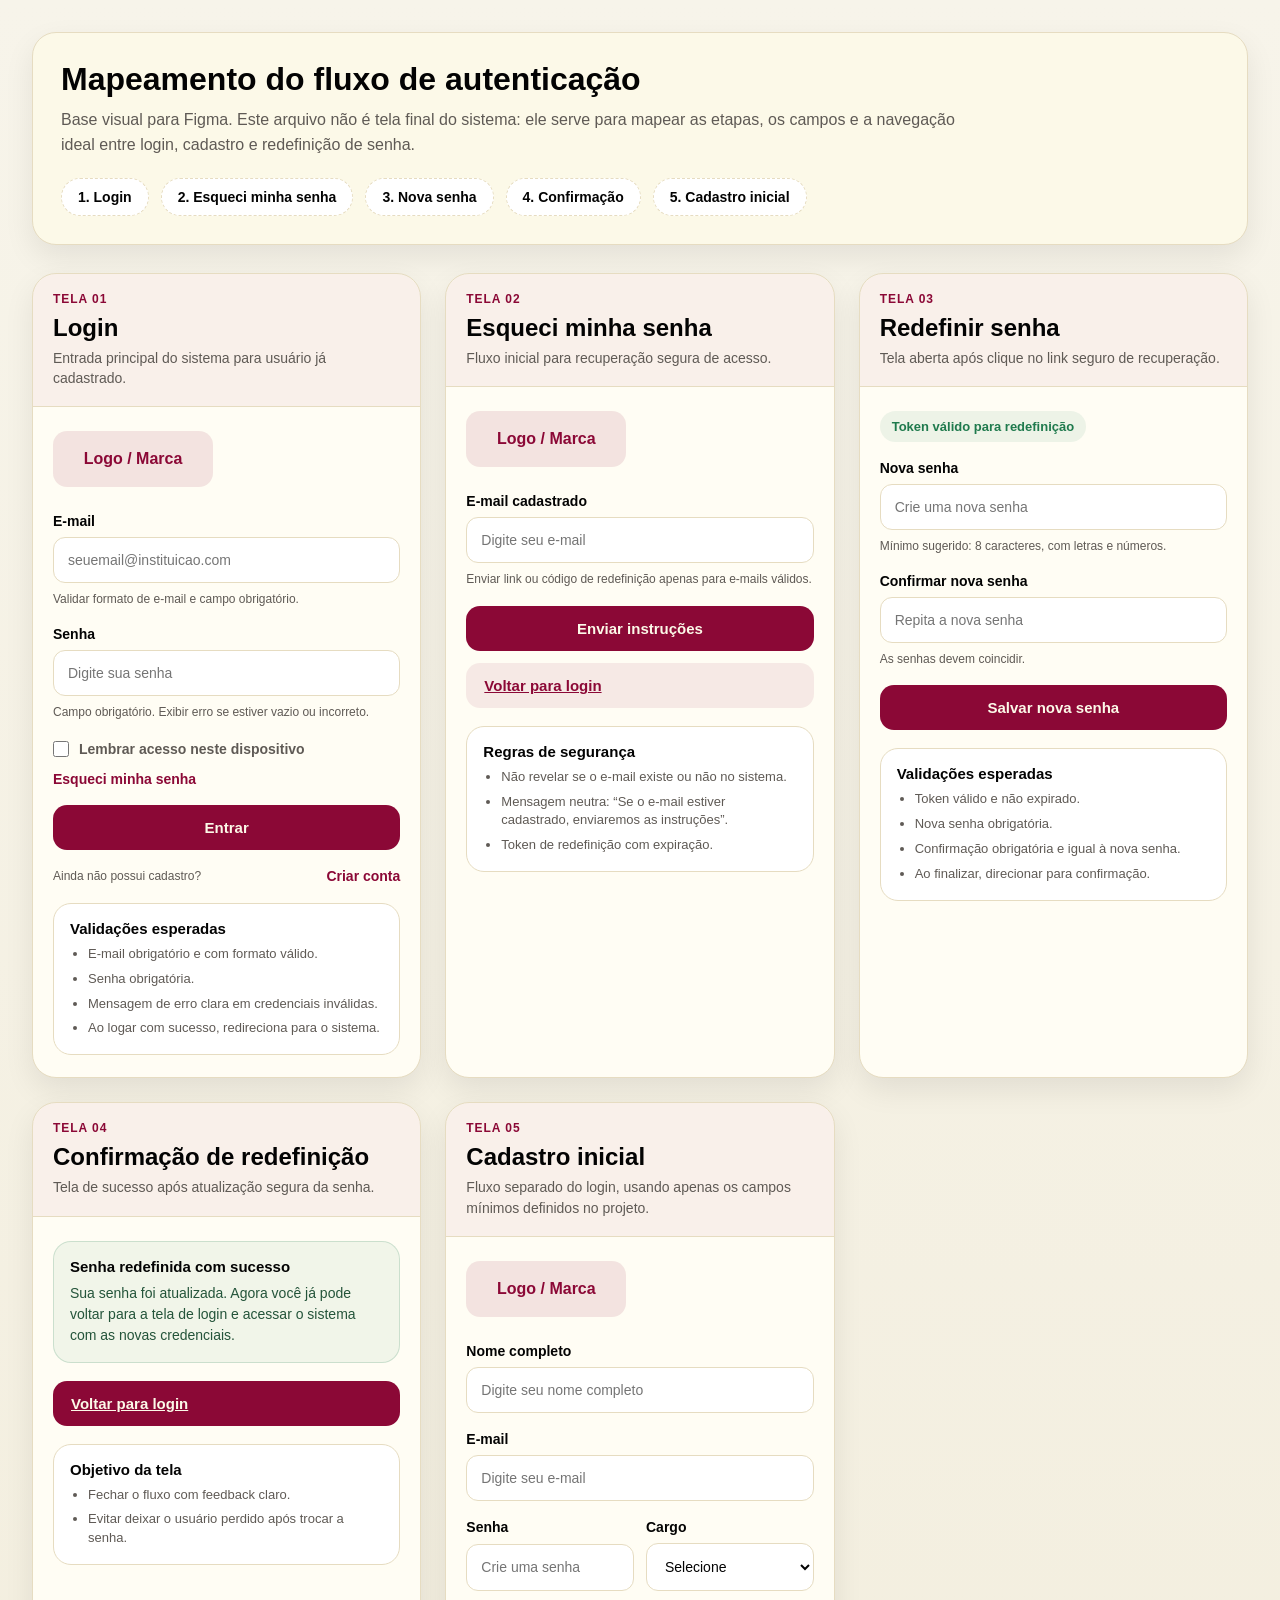
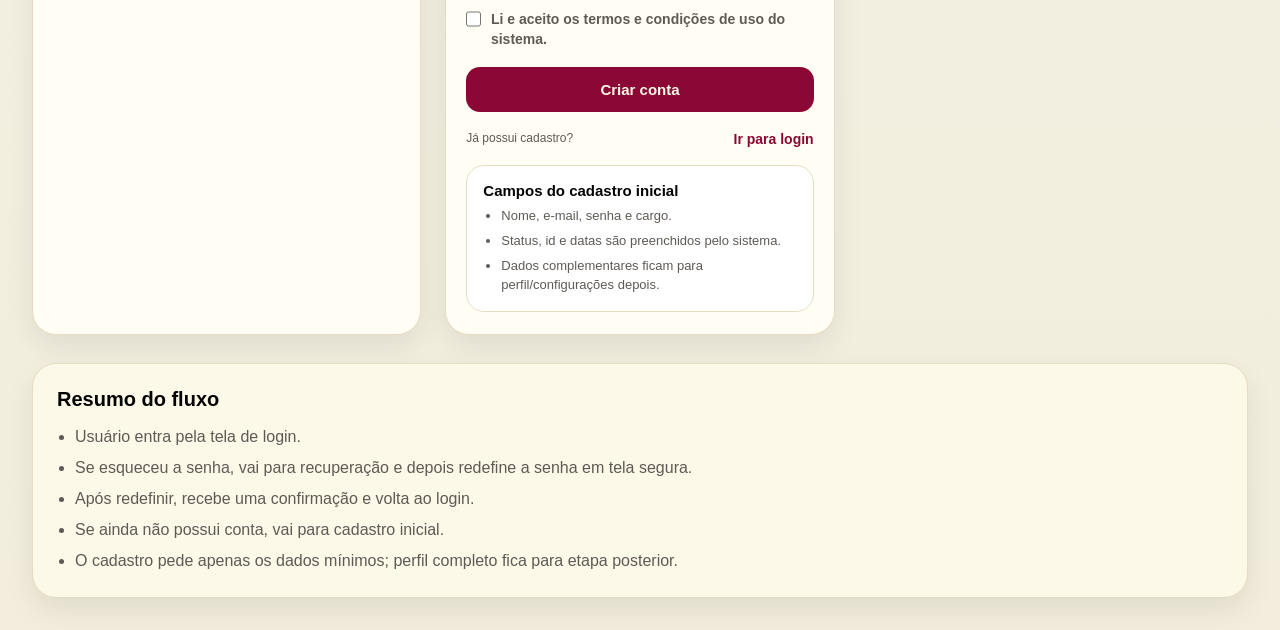
<file: pages/index.html 03-41-24-179.html>
<!DOCTYPE html>
<html lang="pt-BR">
<head>
  <meta charset="UTF-8" />
  <meta name="viewport" content="width=device-width, initial-scale=1.0" />
  <title>Mapeamento de Fluxo — Login, Cadastro e Redefinição</title>
  <style>
    :root {
      --bg: #f7f4ea;
      --surface: #fcf9e8;
      --surface-2: #fffdf4;
      --primary: #8b0836;
      --primary-soft: #b64a6f;
      --text: #030303;
      --text-soft: #5f5a55;
      --border: #e6dcc1;
      --success: #1f7a4d;
      --warning: #b56a00;
      --radius: 18px;
      --radius-sm: 12px;
      --shadow: 0 12px 30px rgba(0, 0, 0, 0.08);
      --space-1: 8px;
      --space-2: 12px;
      --space-3: 16px;
      --space-4: 20px;
      --space-5: 24px;
      --space-6: 32px;
      --space-7: 40px;
      --font: Outfit, Inter, Arial, sans-serif;
    }

    * {
      box-sizing: border-box;
      margin: 0;
      padding: 0;
    }

    body {
      font-family: var(--font);
      background: linear-gradient(180deg, var(--bg) 0%, #f2eddc 100%);
      color: var(--text);
      padding: 32px;
    }

    .page {
      max-width: 1440px;
      margin: 0 auto;
      display: grid;
      gap: 28px;
    }

    .hero {
      background: var(--surface);
      border: 1px solid var(--border);
      border-radius: 24px;
      padding: 28px;
      box-shadow: var(--shadow);
    }

    .hero h1 {
      font-size: 32px;
      margin-bottom: 10px;
    }

    .hero p {
      color: var(--text-soft);
      line-height: 1.55;
      max-width: 900px;
    }

    .flow-bar {
      display: flex;
      flex-wrap: wrap;
      gap: 12px;
      margin-top: 20px;
    }

    .flow-step {
      background: #fff;
      border: 1px dashed var(--border);
      border-radius: 999px;
      padding: 10px 16px;
      font-size: 14px;
      font-weight: 600;
    }

    .grid {
      display: grid;
      grid-template-columns: repeat(auto-fit, minmax(320px, 1fr));
      gap: 24px;
    }

    .screen {
      background: var(--surface-2);
      border: 1px solid var(--border);
      border-radius: 24px;
      box-shadow: var(--shadow);
      overflow: hidden;
      display: flex;
      flex-direction: column;
      min-height: 760px;
    }

    .screen__top {
      padding: 18px 20px;
      background: rgba(139, 8, 54, 0.05);
      border-bottom: 1px solid var(--border);
    }

    .screen__eyebrow {
      font-size: 12px;
      letter-spacing: 0.08em;
      text-transform: uppercase;
      color: var(--primary);
      font-weight: 700;
      margin-bottom: 8px;
    }

    .screen__title {
      font-size: 24px;
      font-weight: 700;
      margin-bottom: 6px;
    }

    .screen__subtitle {
      color: var(--text-soft);
      line-height: 1.45;
      font-size: 14px;
    }

    .screen__body {
      padding: 24px 20px 22px;
      display: flex;
      flex-direction: column;
      gap: 18px;
      flex: 1;
    }

    .logo-placeholder {
      width: 160px;
      height: 56px;
      border-radius: 14px;
      background: rgba(139, 8, 54, 0.1);
      color: var(--primary);
      display: inline-flex;
      align-items: center;
      justify-content: center;
      font-weight: 700;
      margin-bottom: 8px;
    }

    .form-group {
      display: grid;
      gap: 8px;
    }

    .form-row {
      display: grid;
      grid-template-columns: 1fr 1fr;
      gap: 12px;
    }

    label {
      font-size: 14px;
      font-weight: 600;
    }

    input,
    select,
    textarea {
      width: 100%;
      border: 1px solid var(--border);
      background: #fff;
      border-radius: var(--radius-sm);
      padding: 14px 14px;
      font-size: 14px;
      color: var(--text);
      outline: none;
    }

    textarea {
      min-height: 92px;
      resize: vertical;
    }

    .input-help {
      font-size: 12px;
      color: var(--text-soft);
      line-height: 1.4;
    }

    .link-row,
    .footer-links {
      display: flex;
      justify-content: space-between;
      gap: 12px;
      flex-wrap: wrap;
      align-items: center;
    }

    .text-link {
      color: var(--primary);
      font-size: 14px;
      font-weight: 600;
      text-decoration: none;
      cursor: pointer;
    }

    .text-link:hover {
      text-decoration: underline;
    }

    .checkbox {
      display: flex;
      align-items: flex-start;
      gap: 10px;
      font-size: 14px;
      color: var(--text-soft);
      line-height: 1.45;
    }

    .checkbox input {
      width: 16px;
      height: 16px;
      margin-top: 2px;
    }

    .btn {
      border: 0;
      border-radius: 14px;
      padding: 14px 18px;
      font-size: 15px;
      font-weight: 700;
      cursor: pointer;
    }

    .btn--primary {
      background: var(--primary);
      color: var(--surface);
    }

    .btn--secondary {
      background: rgba(139, 8, 54, 0.08);
      color: var(--primary);
    }

    .btn-row {
      display: grid;
      grid-template-columns: 1fr;
      gap: 12px;
    }

    .card-note,
    .success-card,
    .security-card {
      border: 1px solid var(--border);
      background: #fff;
      border-radius: 18px;
      padding: 16px;
    }

    .card-note h4,
    .security-card h4,
    .success-card h4 {
      font-size: 15px;
      margin-bottom: 8px;
    }

    .card-note ul,
    .security-card ul {
      padding-left: 18px;
      display: grid;
      gap: 6px;
      color: var(--text-soft);
      font-size: 13px;
      line-height: 1.45;
    }

    .success-card {
      background: rgba(31, 122, 77, 0.06);
      border-color: rgba(31, 122, 77, 0.18);
    }

    .success-card p {
      color: #24543a;
      line-height: 1.5;
      font-size: 14px;
    }

    .pill {
      display: inline-flex;
      align-items: center;
      gap: 8px;
      width: fit-content;
      background: rgba(31, 122, 77, 0.08);
      color: var(--success);
      padding: 8px 12px;
      border-radius: 999px;
      font-size: 13px;
      font-weight: 700;
    }

    .map-footer {
      background: var(--surface);
      border: 1px solid var(--border);
      border-radius: 24px;
      padding: 24px;
      box-shadow: var(--shadow);
    }

    .map-footer h3 {
      margin-bottom: 14px;
      font-size: 20px;
    }

    .map-footer ul {
      padding-left: 18px;
      display: grid;
      gap: 8px;
      color: var(--text-soft);
      line-height: 1.45;
    }

    @media (max-width: 768px) {
      body {
        padding: 18px;
      }

      .hero h1 {
        font-size: 26px;
      }

      .form-row {
        grid-template-columns: 1fr;
      }

      .screen {
        min-height: auto;
      }
    }
  </style>
</head>
<body>
  <main class="page">
    <section class="hero">
      <h1>Mapeamento do fluxo de autenticação</h1>
      <p>
        Base visual para Figma. Este arquivo não é tela final do sistema: ele serve para mapear as etapas,
        os campos e a navegação ideal entre login, cadastro e redefinição de senha.
      </p>

      <div class="flow-bar">
        <span class="flow-step">1. Login</span>
        <span class="flow-step">2. Esqueci minha senha</span>
        <span class="flow-step">3. Nova senha</span>
        <span class="flow-step">4. Confirmação</span>
        <span class="flow-step">5. Cadastro inicial</span>
      </div>
    </section>

    <section class="grid">
      <article class="screen" id="screen-login">
        <div class="screen__top">
          <p class="screen__eyebrow">Tela 01</p>
          <h2 class="screen__title">Login</h2>
          <p class="screen__subtitle">Entrada principal do sistema para usuário já cadastrado.</p>
        </div>
        <div class="screen__body">
          <div class="logo-placeholder">Logo / Marca</div>

          <div class="form-group">
            <label for="login-email">E-mail</label>
            <input id="login-email" type="email" placeholder="seuemail@instituicao.com" />
            <span class="input-help">Validar formato de e-mail e campo obrigatório.</span>
          </div>

          <div class="form-group">
            <label for="login-password">Senha</label>
            <input id="login-password" type="password" placeholder="Digite sua senha" />
            <span class="input-help">Campo obrigatório. Exibir erro se estiver vazio ou incorreto.</span>
          </div>

          <div class="link-row">
            <label class="checkbox">
              <input type="checkbox" />
              <span>Lembrar acesso neste dispositivo</span>
            </label>
            <a class="text-link" href="#screen-forgot">Esqueci minha senha</a>
          </div>

          <div class="btn-row">
            <button class="btn btn--primary" data-action="login">Entrar</button>
          </div>

          <div class="footer-links">
            <span class="input-help">Ainda não possui cadastro?</span>
            <a class="text-link" href="#screen-register">Criar conta</a>
          </div>

          <div class="card-note">
            <h4>Validações esperadas</h4>
            <ul>
              <li>E-mail obrigatório e com formato válido.</li>
              <li>Senha obrigatória.</li>
              <li>Mensagem de erro clara em credenciais inválidas.</li>
              <li>Ao logar com sucesso, redireciona para o sistema.</li>
            </ul>
          </div>
        </div>
      </article>

      <article class="screen" id="screen-forgot">
        <div class="screen__top">
          <p class="screen__eyebrow">Tela 02</p>
          <h2 class="screen__title">Esqueci minha senha</h2>
          <p class="screen__subtitle">Fluxo inicial para recuperação segura de acesso.</p>
        </div>
        <div class="screen__body">
          <div class="logo-placeholder">Logo / Marca</div>

          <div class="form-group">
            <label for="forgot-email">E-mail cadastrado</label>
            <input id="forgot-email" type="email" placeholder="Digite seu e-mail" />
            <span class="input-help">Enviar link ou código de redefinição apenas para e-mails válidos.</span>
          </div>

          <div class="btn-row">
            <button class="btn btn--primary" data-action="send-reset">Enviar instruções</button>
            <a class="btn btn--secondary" href="#screen-login">Voltar para login</a>
          </div>

          <div class="security-card">
            <h4>Regras de segurança</h4>
            <ul>
              <li>Não revelar se o e-mail existe ou não no sistema.</li>
              <li>Mensagem neutra: “Se o e-mail estiver cadastrado, enviaremos as instruções”.</li>
              <li>Token de redefinição com expiração.</li>
            </ul>
          </div>
        </div>
      </article>

      <article class="screen" id="screen-reset">
        <div class="screen__top">
          <p class="screen__eyebrow">Tela 03</p>
          <h2 class="screen__title">Redefinir senha</h2>
          <p class="screen__subtitle">Tela aberta após clique no link seguro de recuperação.</p>
        </div>
        <div class="screen__body">
          <div class="pill">Token válido para redefinição</div>

          <div class="form-group">
            <label for="new-password">Nova senha</label>
            <input id="new-password" type="password" placeholder="Crie uma nova senha" />
            <span class="input-help">Mínimo sugerido: 8 caracteres, com letras e números.</span>
          </div>

          <div class="form-group">
            <label for="confirm-password">Confirmar nova senha</label>
            <input id="confirm-password" type="password" placeholder="Repita a nova senha" />
            <span class="input-help">As senhas devem coincidir.</span>
          </div>

          <div class="btn-row">
            <button class="btn btn--primary" data-action="reset-password">Salvar nova senha</button>
          </div>

          <div class="card-note">
            <h4>Validações esperadas</h4>
            <ul>
              <li>Token válido e não expirado.</li>
              <li>Nova senha obrigatória.</li>
              <li>Confirmação obrigatória e igual à nova senha.</li>
              <li>Ao finalizar, direcionar para confirmação.</li>
            </ul>
          </div>
        </div>
      </article>

      <article class="screen" id="screen-confirmation">
        <div class="screen__top">
          <p class="screen__eyebrow">Tela 04</p>
          <h2 class="screen__title">Confirmação de redefinição</h2>
          <p class="screen__subtitle">Tela de sucesso após atualização segura da senha.</p>
        </div>
        <div class="screen__body">
          <div class="success-card">
            <h4>Senha redefinida com sucesso</h4>
            <p>
              Sua senha foi atualizada. Agora você já pode voltar para a tela de login
              e acessar o sistema com as novas credenciais.
            </p>
          </div>

          <div class="btn-row">
            <a class="btn btn--primary" href="#screen-login">Voltar para login</a>
          </div>

          <div class="card-note">
            <h4>Objetivo da tela</h4>
            <ul>
              <li>Fechar o fluxo com feedback claro.</li>
              <li>Evitar deixar o usuário perdido após trocar a senha.</li>
            </ul>
          </div>
        </div>
      </article>

      <article class="screen" id="screen-register">
        <div class="screen__top">
          <p class="screen__eyebrow">Tela 05</p>
          <h2 class="screen__title">Cadastro inicial</h2>
          <p class="screen__subtitle">Fluxo separado do login, usando apenas os campos mínimos definidos no projeto.</p>
        </div>
        <div class="screen__body">
          <div class="logo-placeholder">Logo / Marca</div>

          <div class="form-group">
            <label for="register-name">Nome completo</label>
            <input id="register-name" type="text" placeholder="Digite seu nome completo" />
          </div>

          <div class="form-group">
            <label for="register-email">E-mail</label>
            <input id="register-email" type="email" placeholder="Digite seu e-mail" />
          </div>

          <div class="form-row">
            <div class="form-group">
              <label for="register-password">Senha</label>
              <input id="register-password" type="password" placeholder="Crie uma senha" />
            </div>
            <div class="form-group">
              <label for="register-role">Cargo</label>
              <select id="register-role">
                <option selected disabled>Selecione</option>
                <option>Desenvolvedor Frontend</option>
                <option>Desenvolvedor Backend</option>
                <option>Desenvolvedor Full Stack</option>
                <option>UI/UX Designer</option>
                <option>Product Owner</option>
                <option>Scrum Master</option>
                <option>Tech Lead</option>
                <option>QA / Testes</option>
                <option>DevOps</option>
              </select>
            </div>
          </div>

          <label class="checkbox">
            <input type="checkbox" />
            <span>Li e aceito os termos e condições de uso do sistema.</span>
          </label>

          <div class="btn-row">
            <button class="btn btn--primary" data-action="register">Criar conta</button>
          </div>

          <div class="footer-links">
            <span class="input-help">Já possui cadastro?</span>
            <a class="text-link" href="#screen-login">Ir para login</a>
          </div>

          <div class="card-note">
            <h4>Campos do cadastro inicial</h4>
            <ul>
              <li>Nome, e-mail, senha e cargo.</li>
              <li>Status, id e datas são preenchidos pelo sistema.</li>
              <li>Dados complementares ficam para perfil/configurações depois.</li>
            </ul>
          </div>
        </div>
      </article>
    </section>

    <section class="map-footer">
      <h3>Resumo do fluxo</h3>
      <ul>
        <li>Usuário entra pela tela de login.</li>
        <li>Se esqueceu a senha, vai para recuperação e depois redefine a senha em tela segura.</li>
        <li>Após redefinir, recebe uma confirmação e volta ao login.</li>
        <li>Se ainda não possui conta, vai para cadastro inicial.</li>
        <li>O cadastro pede apenas os dados mínimos; perfil completo fica para etapa posterior.</li>
      </ul>
    </section>
  </main>

  <script>
    document.querySelectorAll('[data-action]').forEach((button) => {
      button.addEventListener('click', () => {
        const labels = {
          login: 'Ação simulada: autenticar usuário e redirecionar para o sistema.',
          'send-reset': 'Ação simulada: enviar instruções de redefinição para o e-mail informado.',
          'reset-password': 'Ação simulada: validar token e salvar nova senha.',
          register: 'Ação simulada: criar conta com os dados mínimos do cadastro inicial.'
        };

        alert(labels[button.dataset.action] || 'Ação simulada');
      });
    });
  </script>
</body>
</html>
</file>
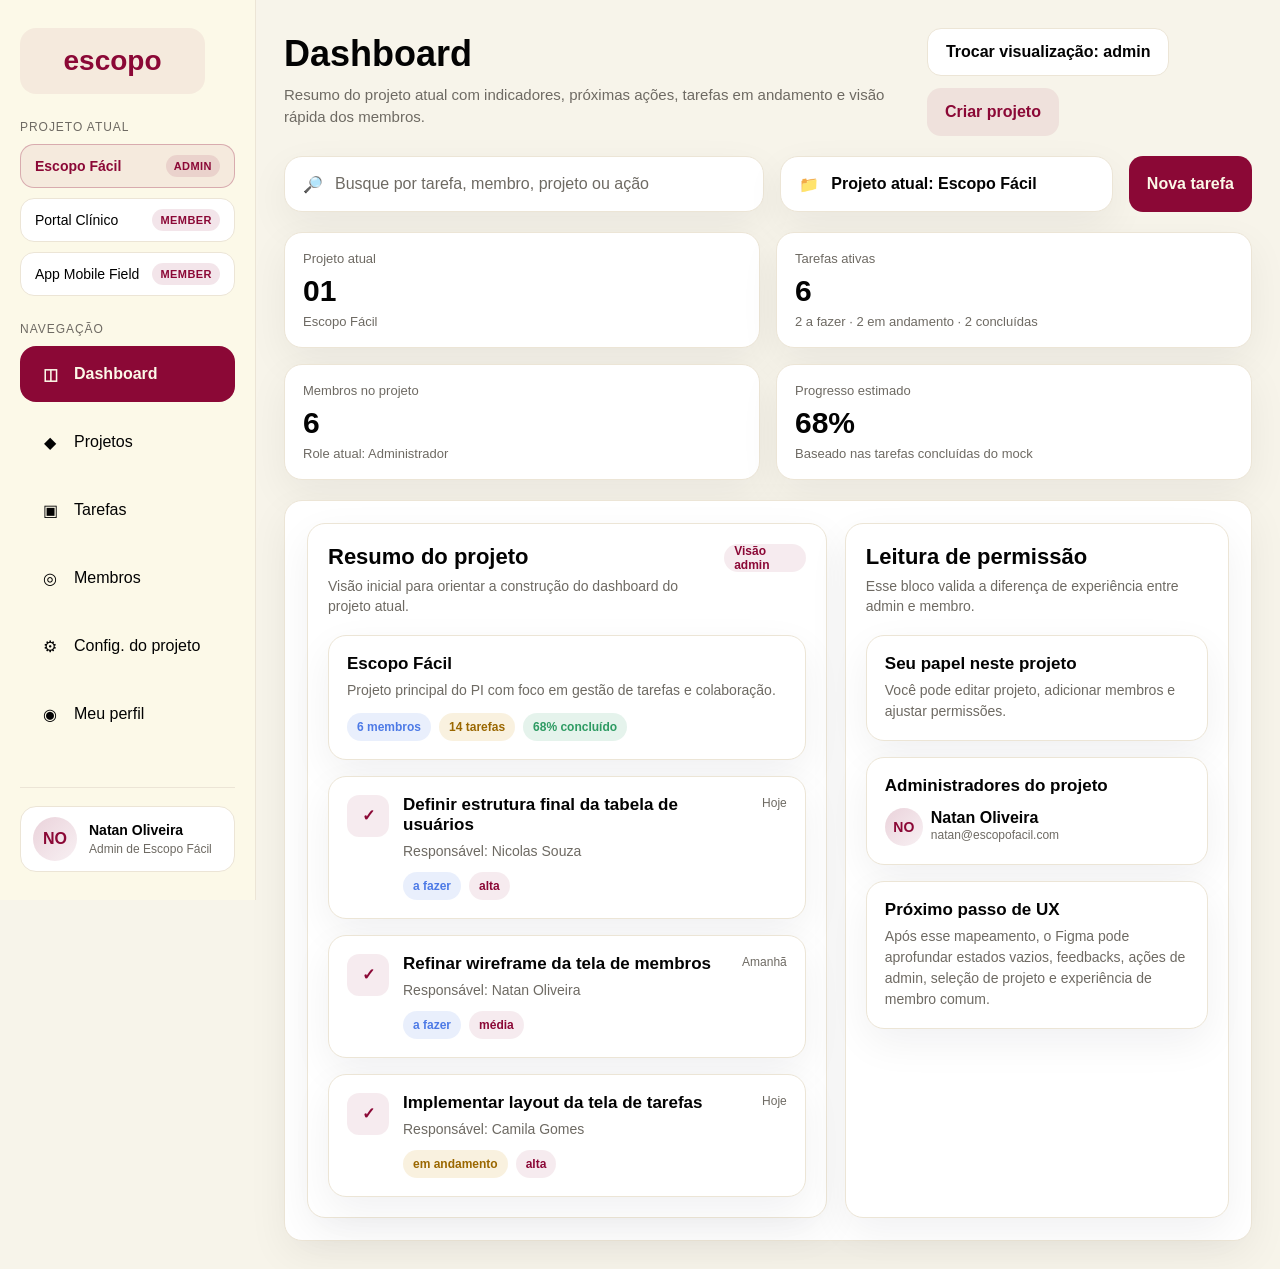
<file: pages/index.html 17-29-24-034.html>
<!DOCTYPE html>
<html lang="pt-BR">
<head>
  <meta charset="UTF-8" />
  <meta name="viewport" content="width=device-width, initial-scale=1.0" />
  <title>Mock da Plataforma — Projetos, Tarefas, Membros e Configurações</title>
  <style>
    :root {
      --color-primary: #8B0836;
      --color-primary-strong: #6f062b;
      --color-background: #f7f4ea;
      --color-surface: #FCF9E8;
      --color-card: #ffffff;
      --color-border: #ece5d6;
      --color-text: #030303;
      --color-text-soft: #6e6a63;
      --color-success: #2e9b63;
      --color-warning: #d39a1f;
      --color-info: #4d7ae6;
      --color-danger: #d35d5d;
      --sidebar-width: 256px;
      --radius-xl: 24px;
      --radius-lg: 18px;
      --radius-md: 14px;
      --radius-sm: 10px;
      --shadow-soft: 0 14px 40px rgba(22, 24, 35, 0.06);
      --font-main: Outfit, Inter, Arial, sans-serif;
      --spacing-1: 8px;
      --spacing-2: 12px;
      --spacing-3: 16px;
      --spacing-4: 20px;
      --spacing-5: 24px;
      --spacing-6: 32px;
      --spacing-7: 40px;
    }

    * {
      box-sizing: border-box;
      margin: 0;
      padding: 0;
    }

    body {
      font-family: var(--font-main);
      background: var(--color-background);
      color: var(--color-text);
      min-height: 100vh;
    }

    button,
    input,
    select,
    textarea {
      font: inherit;
    }

    .app {
      min-height: 100vh;
      display: grid;
      grid-template-columns: var(--sidebar-width) 1fr;
    }

    .sidebar {
      background: var(--color-surface);
      border-right: 1px solid var(--color-border);
      padding: 28px 20px;
      display: flex;
      flex-direction: column;
      gap: 26px;
      position: sticky;
      top: 0;
      height: 100vh;
    }

    .logo {
      width: 185px;
      height: 66px;
      border-radius: 16px;
      display: flex;
      align-items: center;
      justify-content: center;
      color: var(--color-primary);
      font-weight: 700;
      font-size: 28px;
      background: rgba(139, 8, 54, 0.06);
      flex-shrink: 0;
    }

    .sidebar-section-title {
      font-size: 12px;
      text-transform: uppercase;
      letter-spacing: 0.08em;
      color: var(--color-text-soft);
      margin-bottom: 10px;
    }

    .nav {
      display: flex;
      flex-direction: column;
      gap: 12px;
    }

    .nav-item {
      min-height: 56px;
      width: 100%;
      border-radius: 16px;
      border: none;
      background: transparent;
      color: #030303;
      display: flex;
      align-items: center;
      gap: 12px;
      padding: 0 18px;
      font-size: 16px;
      font-weight: 400;
      cursor: pointer;
      text-align: left;
    }

    .nav-item.active {
      background: var(--color-primary);
      color: var(--color-surface);
      font-weight: 600;
    }

    .nav-icon {
      width: 24px;
      text-align: center;
      flex-shrink: 0;
    }

    .sidebar-projects {
      display: grid;
      gap: 10px;
    }

    .project-chip {
      min-height: 44px;
      width: 100%;
      border-radius: 14px;
      border: 1px solid var(--color-border);
      background: #fff;
      padding: 0 14px;
      display: flex;
      align-items: center;
      justify-content: space-between;
      gap: 8px;
      font-size: 14px;
      cursor: pointer;
    }

    .project-chip.active {
      border-color: rgba(139, 8, 54, 0.28);
      background: rgba(139, 8, 54, 0.06);
      color: var(--color-primary);
      font-weight: 600;
    }

    .project-chip-role {
      font-size: 11px;
      padding: 5px 8px;
      border-radius: 999px;
      background: rgba(139, 8, 54, 0.1);
      color: var(--color-primary);
      font-weight: 700;
      text-transform: uppercase;
      letter-spacing: 0.04em;
    }

    .sidebar-footer {
      margin-top: auto;
      border-top: 1px solid var(--color-border);
      padding-top: 18px;
      display: grid;
      gap: 10px;
    }

    .profile-mini {
      display: flex;
      align-items: center;
      gap: 12px;
      padding: 10px 12px;
      border-radius: 16px;
      background: #fff;
      border: 1px solid var(--color-border);
    }

    .avatar {
      width: 44px;
      height: 44px;
      border-radius: 50%;
      background: linear-gradient(135deg, rgba(139, 8, 54, 0.18), rgba(139, 8, 54, 0.06));
      color: var(--color-primary);
      display: flex;
      align-items: center;
      justify-content: center;
      font-weight: 700;
      flex-shrink: 0;
    }

    .profile-mini strong {
      display: block;
      font-size: 14px;
    }

    .profile-mini span {
      display: block;
      color: var(--color-text-soft);
      font-size: 12px;
      margin-top: 4px;
    }

    .main {
      padding: 28px;
      display: grid;
      gap: 20px;
    }

    .topbar {
      display: flex;
      align-items: center;
      justify-content: space-between;
      gap: 16px;
    }

    .page-title h1 {
      font-size: 36px;
      line-height: 1.08;
      margin-bottom: 10px;
    }

    .page-title p {
      color: var(--color-text-soft);
      max-width: 820px;
      line-height: 1.5;
      font-size: 15px;
    }

    .topbar-actions {
      display: flex;
      align-items: center;
      gap: 12px;
      flex-wrap: wrap;
    }

    .button,
    .button-outline,
    .button-subtle,
    .icon-button {
      min-height: 48px;
      border-radius: 14px;
      border: none;
      padding: 0 18px;
      cursor: pointer;
      transition: 0.2s ease;
    }

    .button {
      background: var(--color-primary);
      color: var(--color-surface);
      font-weight: 700;
    }

    .button:hover {
      background: var(--color-primary-strong);
    }

    .button-outline {
      border: 1px solid var(--color-border);
      background: #fff;
      color: var(--color-text);
      font-weight: 600;
    }

    .button-subtle {
      background: rgba(139, 8, 54, 0.08);
      color: var(--color-primary);
      font-weight: 700;
    }

    .icon-button {
      width: 48px;
      padding: 0;
      background: #fff;
      border: 1px solid var(--color-border);
    }

    .toolbar {
      display: grid;
      grid-template-columns: 1.3fr 0.9fr auto;
      gap: 16px;
    }

    .surface-input,
    .surface-card,
    .view,
    .panel,
    .stat,
    .table-wrap,
    .column,
    .member-card,
    .settings-card,
    .project-card,
    .empty-state,
    .activity-card,
    .detail-card {
      background: var(--color-card);
      border: 1px solid var(--color-border);
      border-radius: var(--radius-lg);
      box-shadow: var(--shadow-soft);
    }

    .surface-input {
      min-height: 56px;
      display: flex;
      align-items: center;
      gap: 12px;
      padding: 0 18px;
      color: var(--color-text-soft);
    }

    .surface-input strong {
      color: var(--color-text);
      font-weight: 600;
    }

    .stats-grid {
      display: grid;
      grid-template-columns: repeat(4, minmax(0, 1fr));
      gap: 16px;
    }

    .stat {
      padding: 18px;
    }

    .stat-label {
      font-size: 13px;
      color: var(--color-text-soft);
      margin-bottom: 10px;
    }

    .stat-value {
      font-size: 30px;
      font-weight: 700;
      line-height: 1;
      margin-bottom: 8px;
    }

    .stat-helper {
      font-size: 13px;
      color: var(--color-text-soft);
    }

    .view {
      padding: 22px;
      display: none;
    }

    .view.active {
      display: block;
    }

    .grid-2 {
      display: grid;
      grid-template-columns: 1.15fr 0.85fr;
      gap: 18px;
    }

    .grid-3 {
      display: grid;
      grid-template-columns: repeat(3, minmax(0, 1fr));
      gap: 18px;
    }

    .panel {
      padding: 20px;
    }

    .panel-header {
      display: flex;
      align-items: flex-start;
      justify-content: space-between;
      gap: 16px;
      margin-bottom: 18px;
    }

    .panel-header h2 {
      font-size: 22px;
      margin-bottom: 6px;
    }

    .panel-header p {
      color: var(--color-text-soft);
      font-size: 14px;
      line-height: 1.45;
    }

    .panel-stack {
      display: grid;
      gap: 16px;
    }

    .activity-card,
    .detail-card,
    .project-card,
    .member-card,
    .settings-card {
      padding: 18px;
    }

    .activity-card {
      display: grid;
      grid-template-columns: auto 1fr auto;
      align-items: start;
      gap: 14px;
    }

    .activity-icon {
      width: 42px;
      height: 42px;
      border-radius: 12px;
      background: rgba(139, 8, 54, 0.08);
      color: var(--color-primary);
      display: flex;
      align-items: center;
      justify-content: center;
      font-weight: 700;
    }

    .activity-card h3,
    .detail-card h3,
    .project-card h3,
    .member-card h3,
    .settings-card h3 {
      font-size: 17px;
      margin-bottom: 6px;
    }

    .muted {
      color: var(--color-text-soft);
      font-size: 14px;
      line-height: 1.5;
    }

    .small-muted {
      color: var(--color-text-soft);
      font-size: 12px;
      line-height: 1.45;
    }

    .badge-row,
    .meta-row,
    .settings-row,
    .inline-actions {
      display: flex;
      flex-wrap: wrap;
      gap: 8px;
      align-items: center;
    }

    .badge {
      min-height: 28px;
      padding: 0 10px;
      border-radius: 999px;
      display: inline-flex;
      align-items: center;
      font-size: 12px;
      font-weight: 700;
    }

    .badge.primary { background: rgba(139, 8, 54, 0.08); color: var(--color-primary); }
    .badge.success { background: rgba(46, 155, 99, 0.12); color: var(--color-success); }
    .badge.warning { background: rgba(211, 154, 31, 0.14); color: #9a6700; }
    .badge.info { background: rgba(77, 122, 230, 0.12); color: var(--color-info); }
    .badge.danger { background: rgba(211, 93, 93, 0.12); color: var(--color-danger); }

    .kanban {
      display: grid;
      grid-template-columns: repeat(3, minmax(0, 1fr));
      gap: 18px;
    }

    .column {
      padding: 18px;
      min-height: 560px;
      background: var(--color-surface);
    }

    .column-header {
      display: flex;
      justify-content: space-between;
      align-items: center;
      margin-bottom: 14px;
    }

    .column-header h3 {
      font-size: 18px;
    }

    .task-list {
      display: grid;
      gap: 12px;
    }

    .task-card {
      background: #fff;
      border: 1px solid var(--color-border);
      border-radius: 16px;
      padding: 16px;
      display: grid;
      gap: 12px;
    }

    .task-card h4 {
      font-size: 16px;
      line-height: 1.35;
    }

    .task-footer {
      display: flex;
      justify-content: space-between;
      align-items: center;
      gap: 12px;
      color: var(--color-text-soft);
      font-size: 12px;
    }

    .member-list {
      display: grid;
      gap: 14px;
    }

    .member-card {
      display: grid;
      grid-template-columns: auto 1fr auto;
      gap: 14px;
      align-items: center;
    }

    .member-meta {
      display: flex;
      flex-wrap: wrap;
      gap: 8px 12px;
      margin-bottom: 8px;
      color: var(--color-text-soft);
      font-size: 13px;
    }

    .table-wrap {
      overflow: hidden;
    }

    table {
      width: 100%;
      border-collapse: collapse;
      font-size: 14px;
      background: #fff;
    }

    thead th {
      text-align: left;
      color: var(--color-text-soft);
      font-weight: 700;
      padding: 16px 18px;
      border-bottom: 1px solid var(--color-border);
      background: rgba(139, 8, 54, 0.03);
    }

    tbody td {
      padding: 16px 18px;
      border-bottom: 1px solid var(--color-border);
      vertical-align: middle;
    }

    tbody tr:last-child td {
      border-bottom: none;
    }

    .project-grid {
      display: grid;
      grid-template-columns: repeat(3, minmax(0, 1fr));
      gap: 18px;
    }

    .project-card {
      display: grid;
      gap: 14px;
    }

    .project-card-top {
      display: flex;
      justify-content: space-between;
      align-items: flex-start;
      gap: 10px;
    }

    .project-visual {
      width: 56px;
      height: 56px;
      border-radius: 16px;
      background: rgba(139, 8, 54, 0.08);
      color: var(--color-primary);
      display: flex;
      align-items: center;
      justify-content: center;
      font-weight: 800;
      font-size: 18px;
    }

    .settings-list {
      display: grid;
      gap: 14px;
    }

    .settings-card {
      display: flex;
      align-items: center;
      justify-content: space-between;
      gap: 14px;
    }

    .empty-state {
      padding: 28px;
      text-align: center;
      display: grid;
      gap: 10px;
      place-items: center;
    }

    .empty-state-icon {
      width: 62px;
      height: 62px;
      border-radius: 18px;
      background: rgba(139, 8, 54, 0.08);
      color: var(--color-primary);
      display: flex;
      align-items: center;
      justify-content: center;
      font-size: 24px;
      font-weight: 700;
    }

    .hidden {
      display: none !important;
    }

    .divider {
      height: 1px;
      background: var(--color-border);
      margin: 12px 0;
    }

    @media (max-width: 1320px) {
      .stats-grid,
      .project-grid,
      .grid-3 {
        grid-template-columns: repeat(2, minmax(0, 1fr));
      }

      .kanban {
        grid-template-columns: 1fr;
      }
    }

    @media (max-width: 1080px) {
      .app {
        grid-template-columns: 1fr;
      }

      .sidebar {
        position: static;
        height: auto;
      }

      .grid-2,
      .toolbar {
        grid-template-columns: 1fr;
      }
    }

    @media (max-width: 760px) {
      .main {
        padding: 18px;
      }

      .stats-grid,
      .project-grid,
      .grid-3 {
        grid-template-columns: 1fr;
      }

      .member-card,
      .activity-card,
      .settings-card {
        grid-template-columns: 1fr;
      }

      .topbar {
        flex-direction: column;
        align-items: flex-start;
      }
    }
  </style>
</head>
<body>
  <div class="app">
    <aside class="sidebar">
      <div class="logo">escopo</div>

      <div>
        <p class="sidebar-section-title">Projeto atual</p>
        <div id="sidebarProjects" class="sidebar-projects"></div>
      </div>

      <div>
        <p class="sidebar-section-title">Navegação</p>
        <nav class="nav">
          <button class="nav-item active" data-view="dashboard">
            <span class="nav-icon">◫</span>
            <span>Dashboard</span>
          </button>
          <button class="nav-item" data-view="projects">
            <span class="nav-icon">◆</span>
            <span>Projetos</span>
          </button>
          <button class="nav-item" data-view="tasks">
            <span class="nav-icon">▣</span>
            <span>Tarefas</span>
          </button>
          <button class="nav-item" data-view="members">
            <span class="nav-icon">◎</span>
            <span>Membros</span>
          </button>
          <button class="nav-item" data-view="project-settings">
            <span class="nav-icon">⚙</span>
            <span>Config. do projeto</span>
          </button>
          <button class="nav-item" data-view="profile">
            <span class="nav-icon">◉</span>
            <span>Meu perfil</span>
          </button>
        </nav>
      </div>

      <div class="sidebar-footer">
        <div class="profile-mini">
          <div class="avatar" id="sidebarAvatar">NO</div>
          <div>
            <strong id="sidebarUserName">Natan Oliveira</strong>
            <span id="sidebarUserRole">Admin do projeto atual</span>
          </div>
        </div>
      </div>
    </aside>

    <main class="main">
      <header class="topbar">
        <div class="page-title">
          <h1 id="mainTitle">Dashboard</h1>
          <p id="mainDescription">Visão geral do projeto atual, resumo de tarefas, membros e ações disponíveis de acordo com a role do usuário neste projeto.</p>
        </div>

        <div class="topbar-actions">
          <button id="roleToggle" class="button-outline">Trocar visualização: admin</button>
          <button id="projectShortcut" class="button-subtle">Criar projeto</button>
        </div>
      </header>

      <section class="toolbar">
        <div class="surface-input">🔎 <span>Busque por tarefa, membro, projeto ou ação</span></div>
        <div class="surface-input">📁 <strong id="currentProjectLabel">Projeto atual: Escopo Fácil</strong></div>
        <button class="button" id="contextActionButton">Nova tarefa</button>
      </section>

      <section class="stats-grid" id="statsGrid"></section>

      <section id="dashboard" class="view active"></section>
      <section id="projects" class="view"></section>
      <section id="tasks" class="view"></section>
      <section id="members" class="view"></section>
      <section id="project-settings" class="view"></section>
      <section id="profile" class="view"></section>
    </main>
  </div>

  <script>
    const user = {
      id: 1,
      name: 'Natan Oliveira',
      initials: 'NO',
      email: 'natan@escopofacil.com',
      cargo: 'Desenvolvedor Full Stack',
      status: 'Ativo'
    };

    const projects = [
      {
        id: 1,
        name: 'Escopo Fácil',
        description: 'Projeto principal do PI com foco em gestão de tarefas e colaboração.',
        role: 'admin',
        membersCount: 6,
        tasksCount: 14,
        progress: '68% concluído'
      },
      {
        id: 2,
        name: 'Portal Clínico',
        description: 'Projeto secundário usado para validar múltiplos contextos de projeto.',
        role: 'member',
        membersCount: 4,
        tasksCount: 9,
        progress: '42% concluído'
      },
      {
        id: 3,
        name: 'App Mobile Field',
        description: 'Mock de terceiro projeto para testar seleção de projeto e papéis distintos.',
        role: 'member',
        membersCount: 5,
        tasksCount: 11,
        progress: '31% concluído'
      }
    ];

    const membersByProject = {
      1: [
        { name: 'Natan Oliveira', initials: 'NO', email: 'natan@escopofacil.com', cargo: 'Desenvolvedor Full Stack', role: 'admin', status: 'ativo' },
        { name: 'Camila Gomes', initials: 'CG', email: 'camila@escopofacil.com', cargo: 'UI/UX Designer', role: 'member', status: 'ativo' },
        { name: 'Nicolas Souza', initials: 'NS', email: 'nicolas@escopofacil.com', cargo: 'Desenvolvedor Backend', role: 'member', status: 'ativo' },
        { name: 'Guilherme Lima', initials: 'GL', email: 'guilherme@escopofacil.com', cargo: 'Desenvolvedor Frontend', role: 'member', status: 'ativo' },
        { name: 'Marina Pires', initials: 'MP', email: 'marina@escopofacil.com', cargo: 'QA / Testes', role: 'member', status: 'pendente' },
        { name: 'Caio Rocha', initials: 'CR', email: 'caio@escopofacil.com', cargo: 'Product Owner', role: 'member', status: 'ativo' }
      ],
      2: [
        { name: 'Natan Oliveira', initials: 'NO', email: 'natan@escopofacil.com', cargo: 'Desenvolvedor Full Stack', role: 'member', status: 'ativo' },
        { name: 'Letícia Silva', initials: 'LS', email: 'leticia@portalclinico.com', cargo: 'Product Owner', role: 'admin', status: 'ativo' },
        { name: 'Camila Gomes', initials: 'CG', email: 'camila@escopofacil.com', cargo: 'UI/UX Designer', role: 'member', status: 'ativo' },
        { name: 'Bruno Reis', initials: 'BR', email: 'bruno@portalclinico.com', cargo: 'QA / Testes', role: 'member', status: 'ativo' }
      ],
      3: [
        { name: 'Natan Oliveira', initials: 'NO', email: 'natan@escopofacil.com', cargo: 'Desenvolvedor Full Stack', role: 'member', status: 'ativo' },
        { name: 'Paula Costa', initials: 'PC', email: 'paula@mobilefield.com', cargo: 'Tech Lead', role: 'admin', status: 'ativo' },
        { name: 'Miguel Azevedo', initials: 'MA', email: 'miguel@mobilefield.com', cargo: 'Desenvolvedor Backend', role: 'member', status: 'ativo' },
        { name: 'Júlia Nunes', initials: 'JN', email: 'julia@mobilefield.com', cargo: 'UI/UX Designer', role: 'member', status: 'ativo' },
        { name: 'Diego Prado', initials: 'DP', email: 'diego@mobilefield.com', cargo: 'DevOps', role: 'member', status: 'pendente' }
      ]
    };

    const tasksByProject = {
      1: [
        { title: 'Definir estrutura final da tabela de usuários', status: 'a_fazer', priority: 'alta', due: 'Hoje', owner: 'Nicolas Souza' },
        { title: 'Refinar wireframe da tela de membros', status: 'a_fazer', priority: 'média', due: 'Amanhã', owner: 'Natan Oliveira' },
        { title: 'Implementar layout da tela de tarefas', status: 'em_andamento', priority: 'alta', due: 'Hoje', owner: 'Camila Gomes' },
        { title: 'Validar fluxo de login e redefinição', status: 'em_andamento', priority: 'média', due: 'Hoje', owner: 'Guilherme Lima' },
        { title: 'Documentar regras de papéis no projeto', status: 'concluido', priority: 'alta', due: 'Concluído', owner: 'Natan Oliveira' },
        { title: 'Modelar projeto_membros no banco', status: 'concluido', priority: 'alta', due: 'Concluído', owner: 'Nicolas Souza' }
      ],
      2: [
        { title: 'Revisar backlog do módulo clínico', status: 'a_fazer', priority: 'média', due: 'Sexta', owner: 'Letícia Silva' },
        { title: 'Desenhar estados de faturamento', status: 'em_andamento', priority: 'alta', due: 'Quinta', owner: 'Camila Gomes' },
        { title: 'Planejar sincronização offline', status: 'concluido', priority: 'alta', due: 'Concluído', owner: 'Natan Oliveira' }
      ],
      3: [
        { title: 'Criar estrutura inicial de navegação mobile', status: 'a_fazer', priority: 'alta', due: 'Sexta', owner: 'Paula Costa' },
        { title: 'Mapear fluxo de cadastro em campo', status: 'em_andamento', priority: 'média', due: 'Quarta', owner: 'Júlia Nunes' },
        { title: 'Definir estratégia de release', status: 'concluido', priority: 'baixa', due: 'Concluído', owner: 'Paula Costa' }
      ]
    };

    let currentProjectId = 1;
    let currentView = 'dashboard';
    let currentRoleOverride = null;

    const viewMeta = {
      dashboard: {
        title: 'Dashboard',
        description: 'Resumo do projeto atual com indicadores, próximas ações, tarefas em andamento e visão rápida dos membros.',
        actionLabel: 'Nova tarefa'
      },
      projects: {
        title: 'Projetos',
        description: 'Visão de projetos acessíveis pelo usuário, com diferenciação entre projetos em que ele é admin e projetos em que atua como membro.',
        actionLabel: 'Criar projeto'
      },
      tasks: {
        title: 'Tarefas',
        description: 'Kanban interno do projeto atual, já pensando em responsáveis, prioridades e status vinculados ao contexto do projeto.',
        actionLabel: 'Nova tarefa'
      },
      members: {
        title: 'Membros',
        description: 'Lista de participantes do projeto atual. Admin gerencia entradas e papéis; membro comum apenas consulta.',
        actionLabel: 'Adicionar membro'
      },
      'project-settings': {
        title: 'Configurações do projeto',
        description: 'Área administrativa do projeto para editar dados gerais, regras básicas e visibilidade. Deve aparecer apenas para admin.',
        actionLabel: 'Salvar alterações'
      },
      profile: {
        title: 'Meu perfil',
        description: 'Dados do usuário logado, independentes do projeto atual. Aqui ficam informações pessoais e preferências da conta.',
        actionLabel: 'Salvar perfil'
      }
    };

    function getCurrentProject() {
      return projects.find(project => project.id === currentProjectId);
    }

    function getCurrentRole() {
      if (currentRoleOverride) return currentRoleOverride;
      return getCurrentProject().role;
    }

    function isAdmin() {
      return getCurrentRole() === 'admin';
    }

    function setView(view) {
      currentView = view;

      document.querySelectorAll('.nav-item').forEach(button => {
        button.classList.toggle('active', button.dataset.view === view);
      });

      document.querySelectorAll('.view').forEach(section => {
        section.classList.toggle('active', section.id === view);
      });

      const meta = viewMeta[view];
      document.getElementById('mainTitle').textContent = meta.title;
      document.getElementById('mainDescription').textContent = meta.description;
      document.getElementById('contextActionButton').textContent = meta.actionLabel;

      const projectSettingsNav = document.querySelector('[data-view="project-settings"]');
      projectSettingsNav.classList.toggle('hidden', !isAdmin());

      if (view === 'project-settings' && !isAdmin()) {
        currentView = 'dashboard';
        setView('dashboard');
        return;
      }
    }

    function renderSidebarProjects() {
      const container = document.getElementById('sidebarProjects');
      container.innerHTML = projects.map(project => `
        <button class="project-chip ${project.id === currentProjectId ? 'active' : ''}" data-project-id="${project.id}">
          <span>${project.name}</span>
          <span class="project-chip-role">${project.id === currentProjectId ? getCurrentRole() : project.role}</span>
        </button>
      `).join('');

      container.querySelectorAll('[data-project-id]').forEach(button => {
        button.addEventListener('click', () => {
          currentProjectId = Number(button.dataset.projectId);
          currentRoleOverride = null;
          renderAll();
        });
      });
    }

    function renderStats() {
      const project = getCurrentProject();
      const members = membersByProject[currentProjectId] || [];
      const tasks = tasksByProject[currentProjectId] || [];
      const pendingTasks = tasks.filter(task => task.status === 'a_fazer').length;
      const doingTasks = tasks.filter(task => task.status === 'em_andamento').length;
      const doneTasks = tasks.filter(task => task.status === 'concluido').length;

      document.getElementById('statsGrid').innerHTML = `
        <article class="stat">
          <div class="stat-label">Projeto atual</div>
          <div class="stat-value">${project.id.toString().padStart(2, '0')}</div>
          <div class="stat-helper">${project.name}</div>
        </article>
        <article class="stat">
          <div class="stat-label">Tarefas ativas</div>
          <div class="stat-value">${tasks.length}</div>
          <div class="stat-helper">${pendingTasks} a fazer · ${doingTasks} em andamento · ${doneTasks} concluídas</div>
        </article>
        <article class="stat">
          <div class="stat-label">Membros no projeto</div>
          <div class="stat-value">${members.length}</div>
          <div class="stat-helper">Role atual: ${getCurrentRole() === 'admin' ? 'Administrador' : 'Membro'}</div>
        </article>
        <article class="stat">
          <div class="stat-label">Progresso estimado</div>
          <div class="stat-value">${project.progress.split('%')[0]}%</div>
          <div class="stat-helper">Baseado nas tarefas concluídas do mock</div>
        </article>
      `;

      document.getElementById('currentProjectLabel').textContent = `Projeto atual: ${project.name}`;
      document.getElementById('sidebarAvatar').textContent = user.initials;
      document.getElementById('sidebarUserName').textContent = user.name;
      document.getElementById('sidebarUserRole').textContent = `${getCurrentRole() === 'admin' ? 'Admin' : 'Membro'} de ${project.name}`;
      document.getElementById('roleToggle').textContent = `Trocar visualização: ${getCurrentRole()}`;
    }

    function renderDashboard() {
      const project = getCurrentProject();
      const tasks = tasksByProject[currentProjectId] || [];
      const members = membersByProject[currentProjectId] || [];
      const nextTasks = tasks.slice(0, 3);
      const admins = members.filter(member => member.role === 'admin');

      document.getElementById('dashboard').innerHTML = `
        <div class="grid-2">
          <div class="panel">
            <div class="panel-header">
              <div>
                <h2>Resumo do projeto</h2>
                <p>Visão inicial para orientar a construção do dashboard do projeto atual.</p>
              </div>
              <span class="badge primary">${isAdmin() ? 'Visão admin' : 'Visão membro'}</span>
            </div>

            <div class="panel-stack">
              <article class="detail-card">
                <h3>${project.name}</h3>
                <p class="muted">${project.description}</p>
                <div class="badge-row" style="margin-top: 12px;">
                  <span class="badge info">${project.membersCount} membros</span>
                  <span class="badge warning">${project.tasksCount} tarefas</span>
                  <span class="badge success">${project.progress}</span>
                </div>
              </article>

              ${nextTasks.map(task => `
                <article class="activity-card">
                  <div class="activity-icon">✓</div>
                  <div>
                    <h3>${task.title}</h3>
                    <p class="muted">Responsável: ${task.owner}</p>
                    <div class="badge-row" style="margin-top: 10px;">
                      <span class="badge ${task.status === 'concluido' ? 'success' : task.status === 'em_andamento' ? 'warning' : 'info'}">${task.status.replaceAll('_', ' ')}</span>
                      <span class="badge primary">${task.priority}</span>
                    </div>
                  </div>
                  <span class="small-muted">${task.due}</span>
                </article>
              `).join('')}
            </div>
          </div>

          <div class="panel">
            <div class="panel-header">
              <div>
                <h2>Leitura de permissão</h2>
                <p>Esse bloco valida a diferença de experiência entre admin e membro.</p>
              </div>
            </div>

            <div class="panel-stack">
              <article class="detail-card">
                <h3>Seu papel neste projeto</h3>
                <p class="muted">${isAdmin() ? 'Você pode editar projeto, adicionar membros e ajustar permissões.' : 'Você pode consultar projeto, membros e tarefas, mas sem ações administrativas.'}</p>
              </article>

              <article class="detail-card">
                <h3>Administradores do projeto</h3>
                <div class="panel-stack" style="margin-top: 12px;">
                  ${admins.map(admin => `
                    <div class="meta-row">
                      <span class="avatar" style="width: 38px; height: 38px; font-size: 14px;">${admin.initials}</span>
                      <div>
                        <strong>${admin.name}</strong>
                        <div class="small-muted">${admin.email}</div>
                      </div>
                    </div>
                  `).join('')}
                </div>
              </article>

              <article class="detail-card">
                <h3>Próximo passo de UX</h3>
                <p class="muted">Após esse mapeamento, o Figma pode aprofundar estados vazios, feedbacks, ações de admin, seleção de projeto e experiência de membro comum.</p>
              </article>
            </div>
          </div>
        </div>
      `;
    }

    function renderProjects() {
      const onlyAdminProjects = projects.filter(project => project.role === 'admin');
      const onlyMemberProjects = projects.filter(project => project.role === 'member');

      document.getElementById('projects').innerHTML = `
        <div class="panel" style="margin-bottom: 18px;">
          <div class="panel-header">
            <div>
              <h2>Fluxo de projetos</h2>
              <p>Mapeamento para listar projetos, criar um novo e entrar no contexto de um projeto específico.</p>
            </div>
            <button class="button">Criar projeto</button>
          </div>

          <div class="grid-3">
            <article class="detail-card">
              <h3>1. Usuário cria conta</h3>
              <p class="muted">Depois do login, se ele não participar de nenhum projeto, cai na criação do primeiro projeto.</p>
            </article>
            <article class="detail-card">
              <h3>2. Cria projeto</h3>
              <p class="muted">Quem cria um projeto vira admin dele. Isso não torna o usuário admin do sistema inteiro.</p>
            </article>
            <article class="detail-card">
              <h3>3. Pode entrar em outros</h3>
              <p class="muted">O mesmo usuário pode ser membro em outro projeto e admin do projeto que criou.</p>
            </article>
          </div>
        </div>

        <div class="panel-stack">
          <div class="panel">
            <div class="panel-header">
              <div>
                <h2>Projetos em que o usuário é admin</h2>
                <p>Esses projetos liberam configuração e gestão de membros.</p>
              </div>
            </div>
            <div class="project-grid">
              ${onlyAdminProjects.map(project => projectCard(project)).join('')}
            </div>
          </div>

          <div class="panel">
            <div class="panel-header">
              <div>
                <h2>Projetos em que o usuário é membro</h2>
                <p>Nesses projetos o usuário consulta conteúdo e trabalha nas tarefas, sem governança do projeto.</p>
              </div>
            </div>
            <div class="project-grid">
              ${onlyMemberProjects.map(project => projectCard(project)).join('')}
            </div>
          </div>
        </div>
      `;
    }

    function projectCard(project) {
      return `
        <article class="project-card">
          <div class="project-card-top">
            <div class="project-visual">${project.name.split(' ').map(word => word[0]).slice(0,2).join('')}</div>
            <span class="badge ${project.role === 'admin' ? 'primary' : 'info'}">${project.role}</span>
          </div>
          <div>
            <h3>${project.name}</h3>
            <p class="muted">${project.description}</p>
          </div>
          <div class="meta-row">
            <span class="small-muted">${project.membersCount} membros</span>
            <span class="small-muted">${project.tasksCount} tarefas</span>
            <span class="small-muted">${project.progress}</span>
          </div>
          <div class="inline-actions">
            <button class="button-outline" data-project-switch="${project.id}">Abrir projeto</button>
            ${project.role === 'admin' ? '<button class="button-subtle">Gerenciar</button>' : '<button class="button-subtle">Visualizar</button>'}
          </div>
        </article>
      `;
    }

    function renderTasks() {
      const tasks = tasksByProject[currentProjectId] || [];
      const groups = {
        a_fazer: tasks.filter(task => task.status === 'a_fazer'),
        em_andamento: tasks.filter(task => task.status === 'em_andamento'),
        concluido: tasks.filter(task => task.status === 'concluido')
      };

      document.getElementById('tasks').innerHTML = `
        <div class="panel" style="margin-bottom: 18px;">
          <div class="panel-header">
            <div>
              <h2>Mapa de usabilidade da tela de tarefas</h2>
              <p>Estrutura pensada para manter o padrão visual que você já vem usando: toolbar, quadro kanban, responsáveis e priorização.</p>
            </div>
            <div class="inline-actions">
              <button class="button-subtle">Filtrar por responsável</button>
              <button class="button">Nova tarefa</button>
            </div>
          </div>
        </div>

        <div class="kanban">
          ${columnTemplate('A fazer', groups.a_fazer, 'info')}
          ${columnTemplate('Em andamento', groups.em_andamento, 'warning')}
          ${columnTemplate('Concluído', groups.concluido, 'success')}
        </div>
      `;
    }

    function columnTemplate(title, tasks, badgeClass) {
      return `
        <section class="column">
          <div class="column-header">
            <h3>${title}</h3>
            <span class="badge ${badgeClass}">${tasks.length}</span>
          </div>
          <div class="task-list">
            ${tasks.length ? tasks.map(task => `
              <article class="task-card">
                <div>
                  <h4>${task.title}</h4>
                  <p class="muted" style="margin-top: 8px;">Responsável: ${task.owner}</p>
                </div>
                <div class="badge-row">
                  <span class="badge primary">${task.priority}</span>
                  <span class="badge ${badgeClass}">${task.status.replaceAll('_', ' ')}</span>
                </div>
                <div class="task-footer">
                  <span>${task.due}</span>
                  <span>${getCurrentProject().name}</span>
                </div>
              </article>
            `).join('') : `
              <div class="empty-state">
                <div class="empty-state-icon">＋</div>
                <strong>Sem tarefas aqui</strong>
                <p class="muted">Essa coluna está vazia neste projeto.</p>
              </div>
            `}
          </div>
        </section>
      `;
    }

    function renderMembers() {
      const members = membersByProject[currentProjectId] || [];

      document.getElementById('members').innerHTML = `
        <div class="grid-2">
          <div class="panel">
            <div class="panel-header">
              <div>
                <h2>Membros do projeto atual</h2>
                <p>Agora a tela faz sentido: lista apenas quem participa do projeto selecionado.</p>
              </div>
              ${isAdmin() ? '<button class="button">Adicionar membro</button>' : '<span class="badge info">Somente visualização</span>'}
            </div>

            <div class="member-list">
              ${members.map(member => `
                <article class="member-card">
                  <div class="avatar">${member.initials}</div>
                  <div>
                    <h3>${member.name}</h3>
                    <div class="member-meta">
                      <span>${member.email}</span>
                      <span>${member.cargo}</span>
                    </div>
                    <div class="badge-row">
                      <span class="badge ${member.role === 'admin' ? 'primary' : 'info'}">${member.role}</span>
                      <span class="badge ${member.status === 'ativo' ? 'success' : 'warning'}">${member.status}</span>
                    </div>
                  </div>
                  ${isAdmin() ? `
                    <div class="inline-actions">
                      ${member.role !== 'admin' ? '<button class="button-outline">Promover</button>' : ''}
                      ${member.name !== user.name ? '<button class="button-subtle">Remover</button>' : '<span class="small-muted">Você</span>'}
                    </div>
                  ` : '<div class="small-muted">Consulta</div>'}
                </article>
              `).join('')}
            </div>
          </div>

          <div class="panel-stack">
            <div class="panel">
              <div class="panel-header">
                <div>
                  <h2>Lógica da tela</h2>
                  <p>Resumo do que muda entre admin e membro.</p>
                </div>
              </div>

              <div class="settings-list">
                <article class="settings-card">
                  <div>
                    <h3>Admin do projeto</h3>
                    <p class="muted">Pode adicionar membros, remover membros e promover outro membro para admin.</p>
                  </div>
                  <span class="badge primary">admin</span>
                </article>
                <article class="settings-card">
                  <div>
                    <h3>Membro do projeto</h3>
                    <p class="muted">Consulta membros e trabalha nas tarefas, sem controle sobre pessoas e configuração.</p>
                  </div>
                  <span class="badge info">member</span>
                </article>
              </div>
            </div>

            <div class="panel">
              <div class="panel-header">
                <div>
                  <h2>Mapeamento do modal</h2>
                  <p>Base de usabilidade para depois refinar em Figma.</p>
                </div>
              </div>

              <div class="panel-stack">
                <div class="surface-input">✉️ E-mail do usuário existente</div>
                <div class="surface-input">👤 Papel no projeto: membro</div>
                <button class="button ${isAdmin() ? '' : 'hidden'}">Adicionar ao projeto</button>
                ${!isAdmin() ? '<p class="muted">Esse bloco fica oculto para membros comuns.</p>' : ''}
              </div>
            </div>
          </div>
        </div>
      `;
    }

    function renderProjectSettings() {
      document.getElementById('project-settings').innerHTML = isAdmin() ? `
        <div class="grid-2">
          <div class="panel">
            <div class="panel-header">
              <div>
                <h2>Dados gerais do projeto</h2>
                <p>Tela reservada apenas para administradores do projeto atual.</p>
              </div>
            </div>

            <div class="settings-list">
              <article class="settings-card">
                <div>
                  <h3>Nome do projeto</h3>
                  <p class="muted">${getCurrentProject().name}</p>
                </div>
                <button class="button-outline">Editar</button>
              </article>
              <article class="settings-card">
                <div>
                  <h3>Descrição</h3>
                  <p class="muted">${getCurrentProject().description}</p>
                </div>
                <button class="button-outline">Editar</button>
              </article>
              <article class="settings-card">
                <div>
                  <h3>Regras do projeto</h3>
                  <p class="muted">Definir como membros interagem com tarefas, visibilidade e governança mínima.</p>
                </div>
                <button class="button-outline">Configurar</button>
              </article>
            </div>
          </div>

          <div class="panel-stack">
            <div class="panel">
              <div class="panel-header">
                <div>
                  <h2>Permissões</h2>
                  <p>Regra validada no documento de arquitetura.</p>
                </div>
              </div>

              <div class="panel-stack">
                <article class="detail-card">
                  <h3>Administrador</h3>
                  <p class="muted">Edita o projeto, adiciona e remove membros, promove admins e controla a estrutura do projeto.</p>
                </article>
                <article class="detail-card">
                  <h3>Membro</h3>
                  <p class="muted">Acessa conteúdo do projeto e opera nas tarefas conforme o fluxo definido, sem governo do projeto.</p>
                </article>
              </div>
            </div>

            <div class="panel">
              <div class="panel-header">
                <div>
                  <h2>Ações sensíveis</h2>
                  <p>Não precisam existir todas no MVP, mas precisam ser pensadas aqui.</p>
                </div>
              </div>
              <div class="settings-list">
                <article class="settings-card">
                  <div>
                    <h3>Transferir administração</h3>
                    <p class="muted">Mover gestão principal para outro admin do projeto.</p>
                  </div>
                  <button class="button-subtle">Mapear</button>
                </article>
                <article class="settings-card">
                  <div>
                    <h3>Arquivar projeto</h3>
                    <p class="muted">Ação futura, não obrigatória no MVP, mas importante na arquitetura.</p>
                  </div>
                  <button class="button-subtle">Mapear</button>
                </article>
              </div>
            </div>
          </div>
        </div>
      ` : `
        <div class="empty-state">
          <div class="empty-state-icon">🔒</div>
          <strong>Acesso restrito</strong>
          <p class="muted">Configurações do projeto são visíveis apenas para administradores do projeto atual.</p>
        </div>
      `;
    }

    function renderProfile() {
      document.getElementById('profile').innerHTML = `
        <div class="grid-2">
          <div class="panel">
            <div class="panel-header">
              <div>
                <h2>Dados da conta</h2>
                <p>Informações do usuário, independentes do projeto em que ele está.</p>
              </div>
            </div>

            <div class="settings-list">
              <article class="settings-card">
                <div>
                  <h3>Nome completo</h3>
                  <p class="muted">${user.name}</p>
                </div>
                <button class="button-outline">Editar</button>
              </article>
              <article class="settings-card">
                <div>
                  <h3>E-mail</h3>
                  <p class="muted">${user.email}</p>
                </div>
                <button class="button-outline">Editar</button>
              </article>
              <article class="settings-card">
                <div>
                  <h3>Cargo</h3>
                  <p class="muted">${user.cargo}</p>
                </div>
                <button class="button-outline">Editar</button>
              </article>
              <article class="settings-card">
                <div>
                  <h3>Senha</h3>
                  <p class="muted">Alteração separada por fluxo seguro com redefinição.</p>
                </div>
                <button class="button-outline">Alterar</button>
              </article>
            </div>
          </div>

          <div class="panel-stack">
            <div class="panel">
              <div class="panel-header">
                <div>
                  <h2>Seus projetos</h2>
                  <p>Leitura rápida dos contextos em que você atua.</p>
                </div>
              </div>
              <div class="panel-stack">
                ${projects.map(project => `
                  <article class="detail-card">
                    <h3>${project.name}</h3>
                    <p class="muted">${project.description}</p>
                    <div class="badge-row" style="margin-top: 10px;">
                      <span class="badge ${project.role === 'admin' ? 'primary' : 'info'}">${project.role}</span>
                      <span class="badge success">${project.progress}</span>
                    </div>
                  </article>
                `).join('')}
              </div>
            </div>

            <div class="panel">
              <div class="panel-header">
                <div>
                  <h2>Leitura de UX</h2>
                  <p>Essa tela separa corretamente o que é perfil do usuário e o que é configuração do projeto.</p>
                </div>
              </div>
              <article class="detail-card">
                <h3>Por que separar?</h3>
                <p class="muted">Misturar dados pessoais com regras do projeto gera confusão. Perfil é da conta; configurações do projeto são do contexto em que o usuário atua.</p>
              </article>
            </div>
          </div>
        </div>
      `;
    }

    function bindProjectSwitchButtons() {
      document.querySelectorAll('[data-project-switch]').forEach(button => {
        button.addEventListener('click', () => {
          currentProjectId = Number(button.dataset.projectSwitch);
          currentRoleOverride = null;
          setView('dashboard');
          renderAll();
        });
      });
    }

    function renderAll() {
      renderSidebarProjects();
      renderStats();
      renderDashboard();
      renderProjects();
      renderTasks();
      renderMembers();
      renderProjectSettings();
      renderProfile();
      setView(currentView);
      bindProjectSwitchButtons();
    }

    document.querySelectorAll('.nav-item').forEach(button => {
      button.addEventListener('click', () => setView(button.dataset.view));
    });

    document.getElementById('roleToggle').addEventListener('click', () => {
      currentRoleOverride = getCurrentRole() === 'admin' ? 'member' : 'admin';
      renderAll();
    });

    document.getElementById('projectShortcut').addEventListener('click', () => {
      setView('projects');
    });

    document.getElementById('contextActionButton').addEventListener('click', () => {
      const labels = {
        dashboard: 'Ação de mapeamento: criar uma nova tarefa a partir do dashboard.',
        projects: 'Ação de mapeamento: abrir fluxo de criação de projeto.',
        tasks: 'Ação de mapeamento: abrir modal de nova tarefa.',
        members: isAdmin() ? 'Ação de mapeamento: abrir modal de adicionar membro ao projeto.' : 'Membros comuns não adicionam pessoas ao projeto.',
        'project-settings': isAdmin() ? 'Ação de mapeamento: salvar alterações das configurações do projeto.' : 'Sem acesso às configurações do projeto.',
        profile: 'Ação de mapeamento: salvar alterações do perfil do usuário.'
      };
      alert(labels[currentView]);
    });

    renderAll();
  </script>
</body>
</html>
</file>
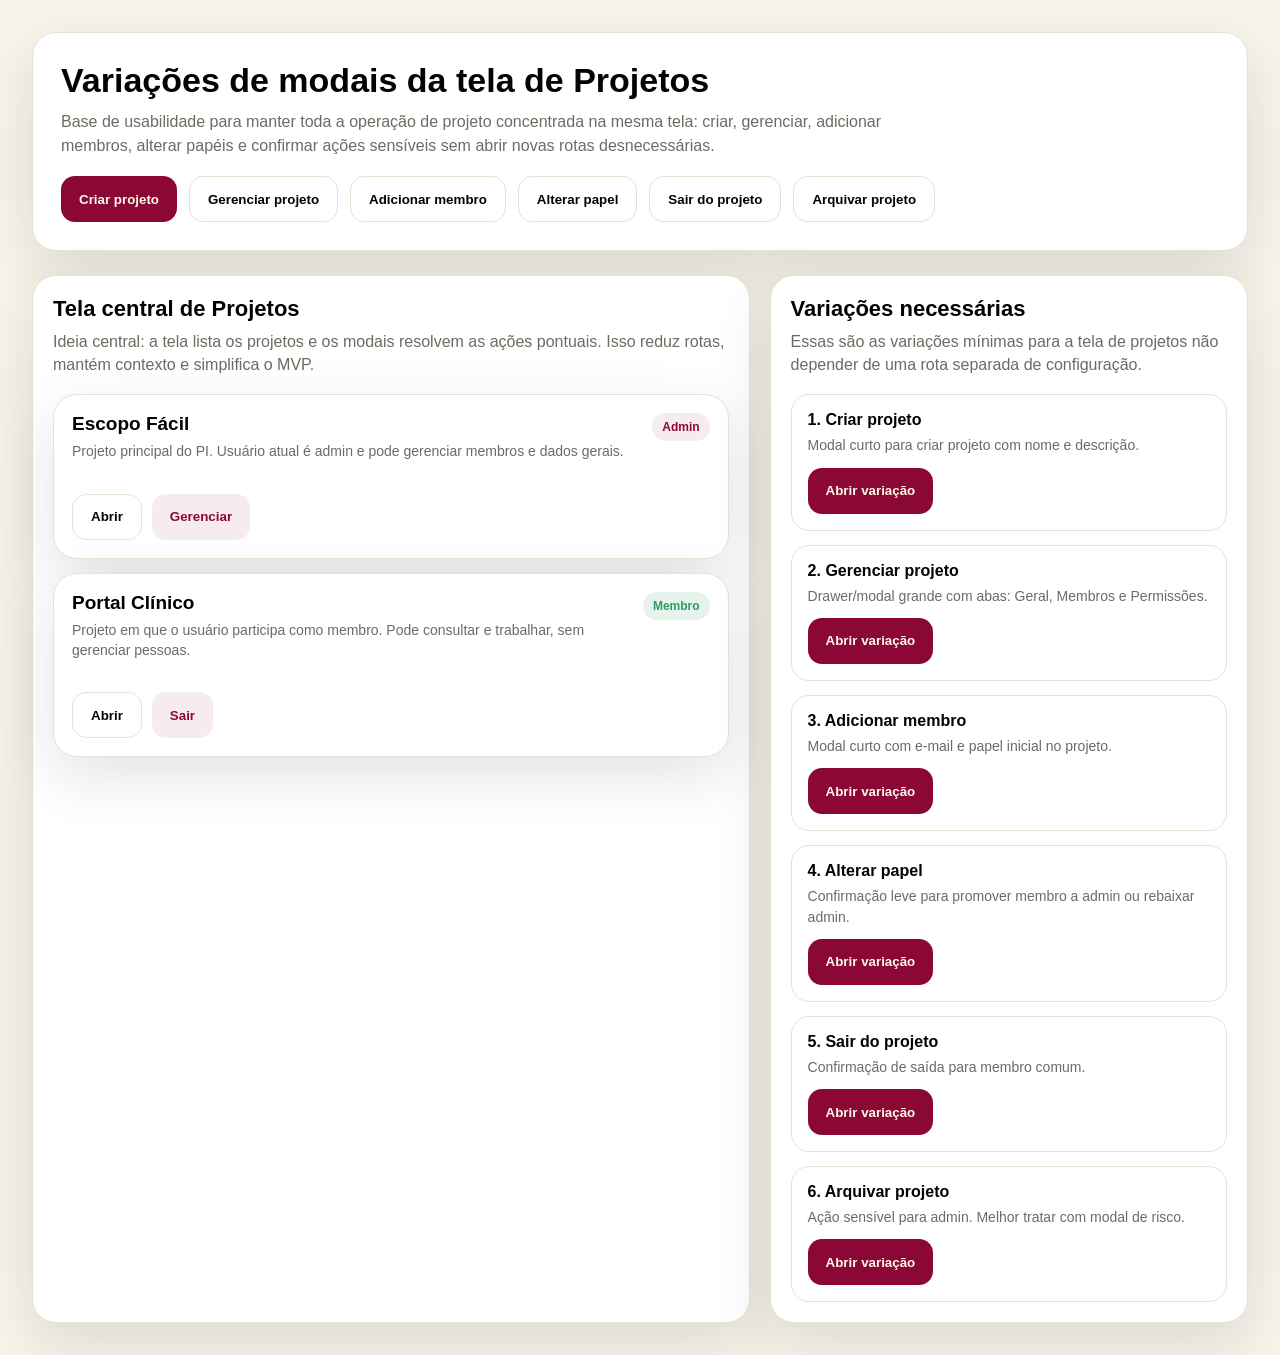
<file: pages/modal.html>
<!DOCTYPE html>
<html lang="pt-BR">
<head>
  <meta charset="UTF-8" />
  <meta name="viewport" content="width=device-width, initial-scale=1.0" />
  <title>Variações de Modais — Projetos</title>
  <style>
    :root {
      --primary: #8B0836;
      --primary-dark: #6f062b;
      --bg: #f7f4ea;
      --surface: #FCF9E8;
      --card: #ffffff;
      --border: #e9e2d2;
      --text: #030303;
      --text-soft: #6f6a62;
      --success: #2e9b63;
      --warning: #d29b28;
      --danger: #d45c5c;
      --shadow: 0 20px 60px rgba(20, 21, 30, 0.12);
      --radius-xl: 24px;
      --radius-lg: 18px;
      --radius-md: 14px;
      --radius-sm: 10px;
      --font: Outfit, Inter, Arial, sans-serif;
    }

    * { box-sizing: border-box; margin: 0; padding: 0; }

    body {
      font-family: var(--font);
      background: var(--bg);
      color: var(--text);
      padding: 32px;
    }

    .page {
      max-width: 1400px;
      margin: 0 auto;
      display: grid;
      gap: 24px;
    }

    .hero,
    .panel,
    .project-card {
      background: var(--card);
      border: 1px solid var(--border);
      border-radius: var(--radius-xl);
      box-shadow: var(--shadow);
    }

    .hero {
      padding: 28px;
    }

    .hero h1 {
      font-size: 34px;
      margin-bottom: 10px;
    }

    .hero p {
      max-width: 860px;
      line-height: 1.5;
      color: var(--text-soft);
    }

    .toolbar {
      display: flex;
      flex-wrap: wrap;
      gap: 12px;
      margin-top: 18px;
    }

    .btn,
    .btn-outline,
    .btn-subtle,
    .icon-btn {
      min-height: 46px;
      border-radius: 14px;
      border: none;
      padding: 0 18px;
      cursor: pointer;
      font-weight: 700;
      font-family: inherit;
    }

    .btn {
      background: var(--primary);
      color: var(--surface);
    }

    .btn:hover { background: var(--primary-dark); }

    .btn-outline {
      background: #fff;
      color: var(--text);
      border: 1px solid var(--border);
    }

    .btn-subtle {
      background: rgba(139, 8, 54, 0.08);
      color: var(--primary);
    }

    .btn-danger {
      background: var(--danger);
      color: #fff;
    }

    .layout {
      display: grid;
      grid-template-columns: 1.2fr 0.8fr;
      gap: 20px;
    }

    .panel {
      padding: 20px;
    }

    .panel h2 {
      font-size: 22px;
      margin-bottom: 8px;
    }

    .panel p {
      color: var(--text-soft);
      line-height: 1.45;
      margin-bottom: 18px;
    }

    .project-grid,
    .variation-grid {
      display: grid;
      gap: 14px;
    }

    .project-card {
      padding: 18px;
      display: grid;
      gap: 14px;
    }

    .project-top {
      display: flex;
      justify-content: space-between;
      gap: 12px;
      align-items: flex-start;
    }

    .project-badge {
      min-height: 28px;
      padding: 0 10px;
      border-radius: 999px;
      display: inline-flex;
      align-items: center;
      font-size: 12px;
      font-weight: 700;
    }

    .badge-admin { background: rgba(139, 8, 54, 0.08); color: var(--primary); }
    .badge-member { background: rgba(46, 155, 99, 0.12); color: var(--success); }

    .project-card h3 {
      font-size: 19px;
      margin-bottom: 6px;
    }

    .project-card p {
      color: var(--text-soft);
      font-size: 14px;
      line-height: 1.45;
    }

    .inline-actions {
      display: flex;
      flex-wrap: wrap;
      gap: 10px;
    }

    .variation-item {
      border: 1px solid var(--border);
      border-radius: var(--radius-lg);
      padding: 16px;
      background: #fff;
    }

    .variation-item h3 {
      font-size: 16px;
      margin-bottom: 6px;
    }

    .variation-item p {
      color: var(--text-soft);
      font-size: 14px;
      margin-bottom: 12px;
    }

    .overlay {
      position: fixed;
      inset: 0;
      background: rgba(17, 16, 20, 0.48);
      display: none;
      align-items: center;
      justify-content: center;
      padding: 24px;
      z-index: 30;
    }

    .overlay.open { display: flex; }

    .modal,
    .drawer {
      background: var(--surface);
      border: 1px solid var(--border);
      box-shadow: var(--shadow);
      overflow: hidden;
    }

    .modal {
      width: min(680px, 100%);
      border-radius: 28px;
    }

    .modal.sm { width: min(480px, 100%); }
    .modal.lg { width: min(860px, 100%); }

    .drawer {
      width: min(980px, 100%);
      max-height: 90vh;
      border-radius: 28px;
      display: grid;
      grid-template-columns: 280px 1fr;
    }

    .drawer-sidebar {
      background: rgba(139, 8, 54, 0.05);
      border-right: 1px solid var(--border);
      padding: 22px;
      display: grid;
      gap: 10px;
      align-content: start;
    }

    .drawer-tab {
      min-height: 48px;
      border-radius: 14px;
      border: none;
      background: transparent;
      text-align: left;
      padding: 0 14px;
      font-weight: 600;
      cursor: pointer;
      color: var(--text);
    }

    .drawer-tab.active {
      background: var(--primary);
      color: var(--surface);
    }

    .drawer-content {
      max-height: 90vh;
      overflow: auto;
    }

    .modal-header,
    .modal-body,
    .modal-footer {
      padding: 22px 24px;
    }

    .modal-header {
      display: flex;
      justify-content: space-between;
      gap: 12px;
      align-items: flex-start;
      border-bottom: 1px solid var(--border);
    }

    .modal-header h2 {
      font-size: 24px;
      margin-bottom: 6px;
    }

    .modal-header p {
      color: var(--text-soft);
      line-height: 1.45;
      font-size: 14px;
    }

    .close-btn {
      width: 42px;
      height: 42px;
      border-radius: 12px;
      border: 1px solid var(--border);
      background: #fff;
      cursor: pointer;
      flex-shrink: 0;
    }

    .modal-body {
      display: grid;
      gap: 16px;
    }

    .modal-footer {
      display: flex;
      justify-content: flex-end;
      flex-wrap: wrap;
      gap: 12px;
      border-top: 1px solid var(--border);
    }

    .field-grid {
      display: grid;
      grid-template-columns: 1fr 1fr;
      gap: 14px;
    }

    .field,
    .fake-input,
    .member-row,
    .permission-card,
    .warning-box {
      background: #fff;
      border: 1px solid var(--border);
      border-radius: var(--radius-md);
    }

    .field {
      padding: 14px;
      display: grid;
      gap: 8px;
    }

    .field label {
      font-size: 13px;
      color: var(--text-soft);
      font-weight: 700;
    }

    .field input,
    .field textarea,
    .field select {
      border: none;
      background: transparent;
      outline: none;
      font-size: 15px;
      color: var(--text);
      width: 100%;
    }

    .field textarea {
      min-height: 96px;
      resize: vertical;
    }

    .helper {
      color: var(--text-soft);
      font-size: 12px;
      line-height: 1.4;
    }

    .member-list {
      display: grid;
      gap: 12px;
    }

    .member-row {
      padding: 14px;
      display: grid;
      grid-template-columns: auto 1fr auto;
      gap: 12px;
      align-items: center;
    }

    .avatar {
      width: 44px;
      height: 44px;
      border-radius: 50%;
      background: rgba(139, 8, 54, 0.08);
      color: var(--primary);
      display: flex;
      align-items: center;
      justify-content: center;
      font-weight: 700;
      flex-shrink: 0;
    }

    .member-row h4 {
      font-size: 15px;
      margin-bottom: 4px;
    }

    .member-row p {
      color: var(--text-soft);
      font-size: 13px;
    }

    .role-pill {
      min-height: 28px;
      padding: 0 10px;
      border-radius: 999px;
      display: inline-flex;
      align-items: center;
      font-size: 12px;
      font-weight: 700;
      background: rgba(139, 8, 54, 0.08);
      color: var(--primary);
      margin-bottom: 8px;
    }

    .permission-grid {
      display: grid;
      grid-template-columns: 1fr 1fr;
      gap: 14px;
    }

    .permission-card {
      padding: 16px;
    }

    .permission-card h4 {
      margin-bottom: 6px;
      font-size: 16px;
    }

    .permission-card p {
      color: var(--text-soft);
      font-size: 14px;
      line-height: 1.45;
    }

    .warning-box {
      padding: 16px;
      background: rgba(212, 92, 92, 0.06);
      border-color: rgba(212, 92, 92, 0.18);
    }

    .warning-box h4 {
      color: var(--danger);
      margin-bottom: 8px;
    }

    .warning-box p {
      color: #7e4747;
      line-height: 1.45;
      font-size: 14px;
    }

    .hidden { display: none !important; }

    @media (max-width: 1100px) {
      .layout {
        grid-template-columns: 1fr;
      }

      .drawer {
        grid-template-columns: 1fr;
      }

      .drawer-sidebar {
        border-right: none;
        border-bottom: 1px solid var(--border);
        grid-template-columns: repeat(3, 1fr);
      }
    }

    @media (max-width: 720px) {
      body { padding: 18px; }
      .field-grid,
      .permission-grid,
      .drawer-sidebar {
        grid-template-columns: 1fr;
      }
      .member-row {
        grid-template-columns: 1fr;
      }
    }
  </style>
</head>
<body>
  <main class="page">
    <section class="hero">
      <h1>Variações de modais da tela de Projetos</h1>
      <p>
        Base de usabilidade para manter toda a operação de projeto concentrada na mesma tela: criar, gerenciar,
        adicionar membros, alterar papéis e confirmar ações sensíveis sem abrir novas rotas desnecessárias.
      </p>
      <div class="toolbar">
        <button class="btn" data-open="create-project">Criar projeto</button>
        <button class="btn-outline" data-open="manage-project">Gerenciar projeto</button>
        <button class="btn-outline" data-open="add-member">Adicionar membro</button>
        <button class="btn-outline" data-open="change-role">Alterar papel</button>
        <button class="btn-outline" data-open="leave-project">Sair do projeto</button>
        <button class="btn-outline" data-open="archive-project">Arquivar projeto</button>
      </div>
    </section>

    <section class="layout">
      <section class="panel">
        <h2>Tela central de Projetos</h2>
        <p>Ideia central: a tela lista os projetos e os modais resolvem as ações pontuais. Isso reduz rotas, mantém contexto e simplifica o MVP.</p>
        <div class="project-grid">
          <article class="project-card">
            <div class="project-top">
              <div>
                <h3>Escopo Fácil</h3>
                <p>Projeto principal do PI. Usuário atual é admin e pode gerenciar membros e dados gerais.</p>
              </div>
              <span class="project-badge badge-admin">Admin</span>
            </div>
            <div class="inline-actions">
              <button class="btn-outline">Abrir</button>
              <button class="btn-subtle" data-open="manage-project">Gerenciar</button>
            </div>
          </article>

          <article class="project-card">
            <div class="project-top">
              <div>
                <h3>Portal Clínico</h3>
                <p>Projeto em que o usuário participa como membro. Pode consultar e trabalhar, sem gerenciar pessoas.</p>
              </div>
              <span class="project-badge badge-member">Membro</span>
            </div>
            <div class="inline-actions">
              <button class="btn-outline">Abrir</button>
              <button class="btn-subtle" data-open="leave-project">Sair</button>
            </div>
          </article>
        </div>
      </section>

      <aside class="panel">
        <h2>Variações necessárias</h2>
        <p>Essas são as variações mínimas para a tela de projetos não depender de uma rota separada de configuração.</p>
        <div class="variation-grid">
          <article class="variation-item">
            <h3>1. Criar projeto</h3>
            <p>Modal curto para criar projeto com nome e descrição.</p>
            <button class="btn" data-open="create-project">Abrir variação</button>
          </article>
          <article class="variation-item">
            <h3>2. Gerenciar projeto</h3>
            <p>Drawer/modal grande com abas: Geral, Membros e Permissões.</p>
            <button class="btn" data-open="manage-project">Abrir variação</button>
          </article>
          <article class="variation-item">
            <h3>3. Adicionar membro</h3>
            <p>Modal curto com e-mail e papel inicial no projeto.</p>
            <button class="btn" data-open="add-member">Abrir variação</button>
          </article>
          <article class="variation-item">
            <h3>4. Alterar papel</h3>
            <p>Confirmação leve para promover membro a admin ou rebaixar admin.</p>
            <button class="btn" data-open="change-role">Abrir variação</button>
          </article>
          <article class="variation-item">
            <h3>5. Sair do projeto</h3>
            <p>Confirmação de saída para membro comum.</p>
            <button class="btn" data-open="leave-project">Abrir variação</button>
          </article>
          <article class="variation-item">
            <h3>6. Arquivar projeto</h3>
            <p>Ação sensível para admin. Melhor tratar com modal de risco.</p>
            <button class="btn" data-open="archive-project">Abrir variação</button>
          </article>
        </div>
      </aside>
    </section>
  </main>

  <div id="modalOverlay" class="overlay"></div>

  <template id="tpl-create-project">
    <div class="modal">
      <div class="modal-header">
        <div>
          <h2>Criar projeto</h2>
          <p>Fluxo rápido para quem acabou de entrar no sistema ou quer iniciar um novo projeto sem sair da tela atual.</p>
        </div>
        <button class="close-btn" data-close>✕</button>
      </div>
      <div class="modal-body">
        <div class="field-grid">
          <div class="field">
            <label>Nome do projeto</label>
            <input type="text" placeholder="Ex: Escopo Fácil" />
          </div>
          <div class="field">
            <label>Visibilidade</label>
            <select>
              <option>Privado</option>
              <option>Equipe</option>
            </select>
          </div>
        </div>
        <div class="field">
          <label>Descrição</label>
          <textarea placeholder="Descreva brevemente o objetivo do projeto."></textarea>
          <span class="helper">Descrição curta. Só o suficiente para identificar o projeto rapidamente.</span>
        </div>
      </div>
      <div class="modal-footer">
        <button class="btn-outline" data-close>Cancelar</button>
        <button class="btn">Criar projeto</button>
      </div>
    </div>
  </template>

  <template id="tpl-add-member">
    <div class="modal sm">
      <div class="modal-header">
        <div>
          <h2>Adicionar membro</h2>
          <p>Usar apenas para admin. Fluxo direto: localizar usuário existente e definir papel inicial no projeto.</p>
        </div>
        <button class="close-btn" data-close>✕</button>
      </div>
      <div class="modal-body">
        <div class="field">
          <label>E-mail do usuário</label>
          <input type="email" placeholder="usuario@empresa.com" />
        </div>
        <div class="field">
          <label>Papel no projeto</label>
          <select>
            <option>Membro</option>
            <option>Administrador</option>
          </select>
          <span class="helper">No MVP, o padrão ideal é adicionar como membro. Promover para admin deve ser decisão mais consciente.</span>
        </div>
      </div>
      <div class="modal-footer">
        <button class="btn-outline" data-close>Cancelar</button>
        <button class="btn">Adicionar</button>
      </div>
    </div>
  </template>

  <template id="tpl-change-role">
    <div class="modal sm">
      <div class="modal-header">
        <div>
          <h2>Alterar papel no projeto</h2>
          <p>Variação para promover membro a admin ou redefinir papel no contexto do projeto.</p>
        </div>
        <button class="close-btn" data-close>✕</button>
      </div>
      <div class="modal-body">
        <div class="member-row">
          <div class="avatar">CG</div>
          <div>
            <h4>Camila Gomes</h4>
            <p>camila@escopofacil.com</p>
          </div>
          <div>
            <span class="role-pill">Membro</span>
            <p class="helper">Papel atual</p>
          </div>
        </div>
        <div class="field">
          <label>Novo papel</label>
          <select>
            <option>Administrador</option>
            <option selected>Membro</option>
          </select>
        </div>
        <div class="warning-box">
          <h4>Ação sensível</h4>
          <p>Promover alguém para administrador libera gestão de projeto, membros e permissões. Não deve ser uma ação banal.</p>
        </div>
      </div>
      <div class="modal-footer">
        <button class="btn-outline" data-close>Cancelar</button>
        <button class="btn">Salvar alteração</button>
      </div>
    </div>
  </template>

  <template id="tpl-leave-project">
    <div class="modal sm">
      <div class="modal-header">
        <div>
          <h2>Sair do projeto</h2>
          <p>Confirmação simples para membro comum. Não precisa virar página separada.</p>
        </div>
        <button class="close-btn" data-close>✕</button>
      </div>
      <div class="modal-body">
        <div class="warning-box" style="background: rgba(210, 155, 40, 0.08); border-color: rgba(210, 155, 40, 0.18);">
          <h4 style="color: #9a6e10;">Você perderá acesso ao projeto</h4>
          <p style="color: #7a6331;">Ao sair, você deixa de ver membros, tarefas e progresso deste projeto até ser adicionado novamente.</p>
        </div>
      </div>
      <div class="modal-footer">
        <button class="btn-outline" data-close>Cancelar</button>
        <button class="btn-danger">Sair do projeto</button>
      </div>
    </div>
  </template>

  <template id="tpl-archive-project">
    <div class="modal sm">
      <div class="modal-header">
        <div>
          <h2>Arquivar projeto</h2>
          <p>Tratamento de ação crítica. Melhor resolver com confirmação forte em vez de virar nova tela.</p>
        </div>
        <button class="close-btn" data-close>✕</button>
      </div>
      <div class="modal-body">
        <div class="warning-box">
          <h4>Confirmação obrigatória</h4>
          <p>Arquivar o projeto o remove do fluxo principal da equipe. Essa ação deve ficar restrita a administradores.</p>
        </div>
        <div class="field">
          <label>Digite o nome do projeto para confirmar</label>
          <input type="text" placeholder="Escopo Fácil" />
        </div>
      </div>
      <div class="modal-footer">
        <button class="btn-outline" data-close>Cancelar</button>
        <button class="btn-danger">Arquivar projeto</button>
      </div>
    </div>
  </template>

  <template id="tpl-manage-project">
    <div class="drawer">
      <aside class="drawer-sidebar">
        <button class="drawer-tab active" data-tab="general">Geral</button>
        <button class="drawer-tab" data-tab="members">Membros</button>
        <button class="drawer-tab" data-tab="permissions">Permissões</button>
      </aside>
      <section class="drawer-content">
        <div class="modal-header">
          <div>
            <h2>Gerenciar projeto</h2>
            <p>Painel maior para manter a gestão do projeto na própria tela de Projetos, sem precisar criar rota separada de configuração.</p>
          </div>
          <button class="close-btn" data-close>✕</button>
        </div>

        <div class="modal-body tab-content" data-content="general">
          <div class="field-grid">
            <div class="field">
              <label>Nome do projeto</label>
              <input type="text" value="Escopo Fácil" />
            </div>
            <div class="field">
              <label>Status</label>
              <select>
                <option>Ativo</option>
                <option>Arquivado</option>
              </select>
            </div>
          </div>
          <div class="field">
            <label>Descrição</label>
            <textarea>Projeto principal do PI com foco em gestão de tarefas e organização do fluxo de equipe.</textarea>
          </div>
          <div class="field-grid">
            <div class="field">
              <label>Criado por</label>
              <input type="text" value="Natan Oliveira" />
            </div>
            <div class="field">
              <label>Data de criação</label>
              <input type="text" value="14/03/2026" />
            </div>
          </div>
        </div>

        <div class="modal-body tab-content hidden" data-content="members">
          <div class="inline-actions" style="justify-content: space-between; margin-bottom: 4px;">
            <div>
              <strong>Membros do projeto</strong>
              <p class="helper">Admin gerencia entradas e papéis aqui dentro.</p>
            </div>
            <button class="btn" data-open="add-member">Adicionar membro</button>
          </div>
          <div class="member-list">
            <article class="member-row">
              <div class="avatar">NO</div>
              <div>
                <h4>Natan Oliveira</h4>
                <p>natan@escopofacil.com</p>
              </div>
              <div>
                <span class="role-pill">Administrador</span>
                <div class="inline-actions">
                  <button class="btn-subtle">Transferir</button>
                </div>
              </div>
            </article>
            <article class="member-row">
              <div class="avatar">CG</div>
              <div>
                <h4>Camila Gomes</h4>
                <p>camila@escopofacil.com</p>
              </div>
              <div>
                <span class="role-pill">Membro</span>
                <div class="inline-actions">
                  <button class="btn-outline" data-open="change-role">Promover</button>
                  <button class="btn-subtle">Remover</button>
                </div>
              </div>
            </article>
            <article class="member-row">
              <div class="avatar">NS</div>
              <div>
                <h4>Nicolas Souza</h4>
                <p>nicolas@escopofacil.com</p>
              </div>
              <div>
                <span class="role-pill">Membro</span>
                <div class="inline-actions">
                  <button class="btn-outline" data-open="change-role">Promover</button>
                  <button class="btn-subtle">Remover</button>
                </div>
              </div>
            </article>
          </div>
        </div>

        <div class="modal-body tab-content hidden" data-content="permissions">
          <div class="permission-grid">
            <article class="permission-card">
              <h4>Administrador</h4>
              <p>Pode editar dados do projeto, adicionar e remover membros, alterar papéis e arquivar o projeto.</p>
            </article>
            <article class="permission-card">
              <h4>Membro</h4>
              <p>Pode acessar o projeto, ver tarefas e trabalhar no fluxo operacional, sem governança do projeto.</p>
            </article>
          </div>
          <div class="warning-box">
            <h4>Regra de produto</h4>
            <p>Admin não é atributo global do usuário. É papel dentro de um projeto específico. Isso precisa ficar claro na UI para não virar bagunça.</p>
          </div>
        </div>

        <div class="modal-footer">
          <button class="btn-outline" data-close>Fechar</button>
          <button class="btn">Salvar alterações</button>
        </div>
      </section>
    </div>
  </template>

  <script>
    const overlay = document.getElementById('modalOverlay');

    function bindOverlayActions() {
      overlay.querySelectorAll('[data-close]').forEach(button => {
        button.addEventListener('click', closeModal);
      });

      overlay.querySelectorAll('[data-open]').forEach(button => {
        button.addEventListener('click', () => openModal(button.dataset.open));
      });

      overlay.querySelectorAll('.drawer-tab').forEach(tab => {
        tab.addEventListener('click', () => {
          const target = tab.dataset.tab;
          overlay.querySelectorAll('.drawer-tab').forEach(item => item.classList.toggle('active', item === tab));
          overlay.querySelectorAll('.tab-content').forEach(content => {
            content.classList.toggle('hidden', content.dataset.content !== target);
          });
        });
      });
    }

    function openModal(type) {
      const tpl = document.getElementById(`tpl-${type}`);
      if (!tpl) return;
      overlay.innerHTML = '';
      overlay.appendChild(tpl.content.cloneNode(true));
      overlay.classList.add('open');
      bindOverlayActions();
    }

    function closeModal() {
      overlay.classList.remove('open');
      overlay.innerHTML = '';
    }

    overlay.addEventListener('click', (event) => {
      if (event.target === overlay) closeModal();
    });

    document.querySelectorAll('[data-open]').forEach(button => {
      button.addEventListener('click', () => openModal(button.dataset.open));
    });
  </script>
</body>
</html>
</file>
